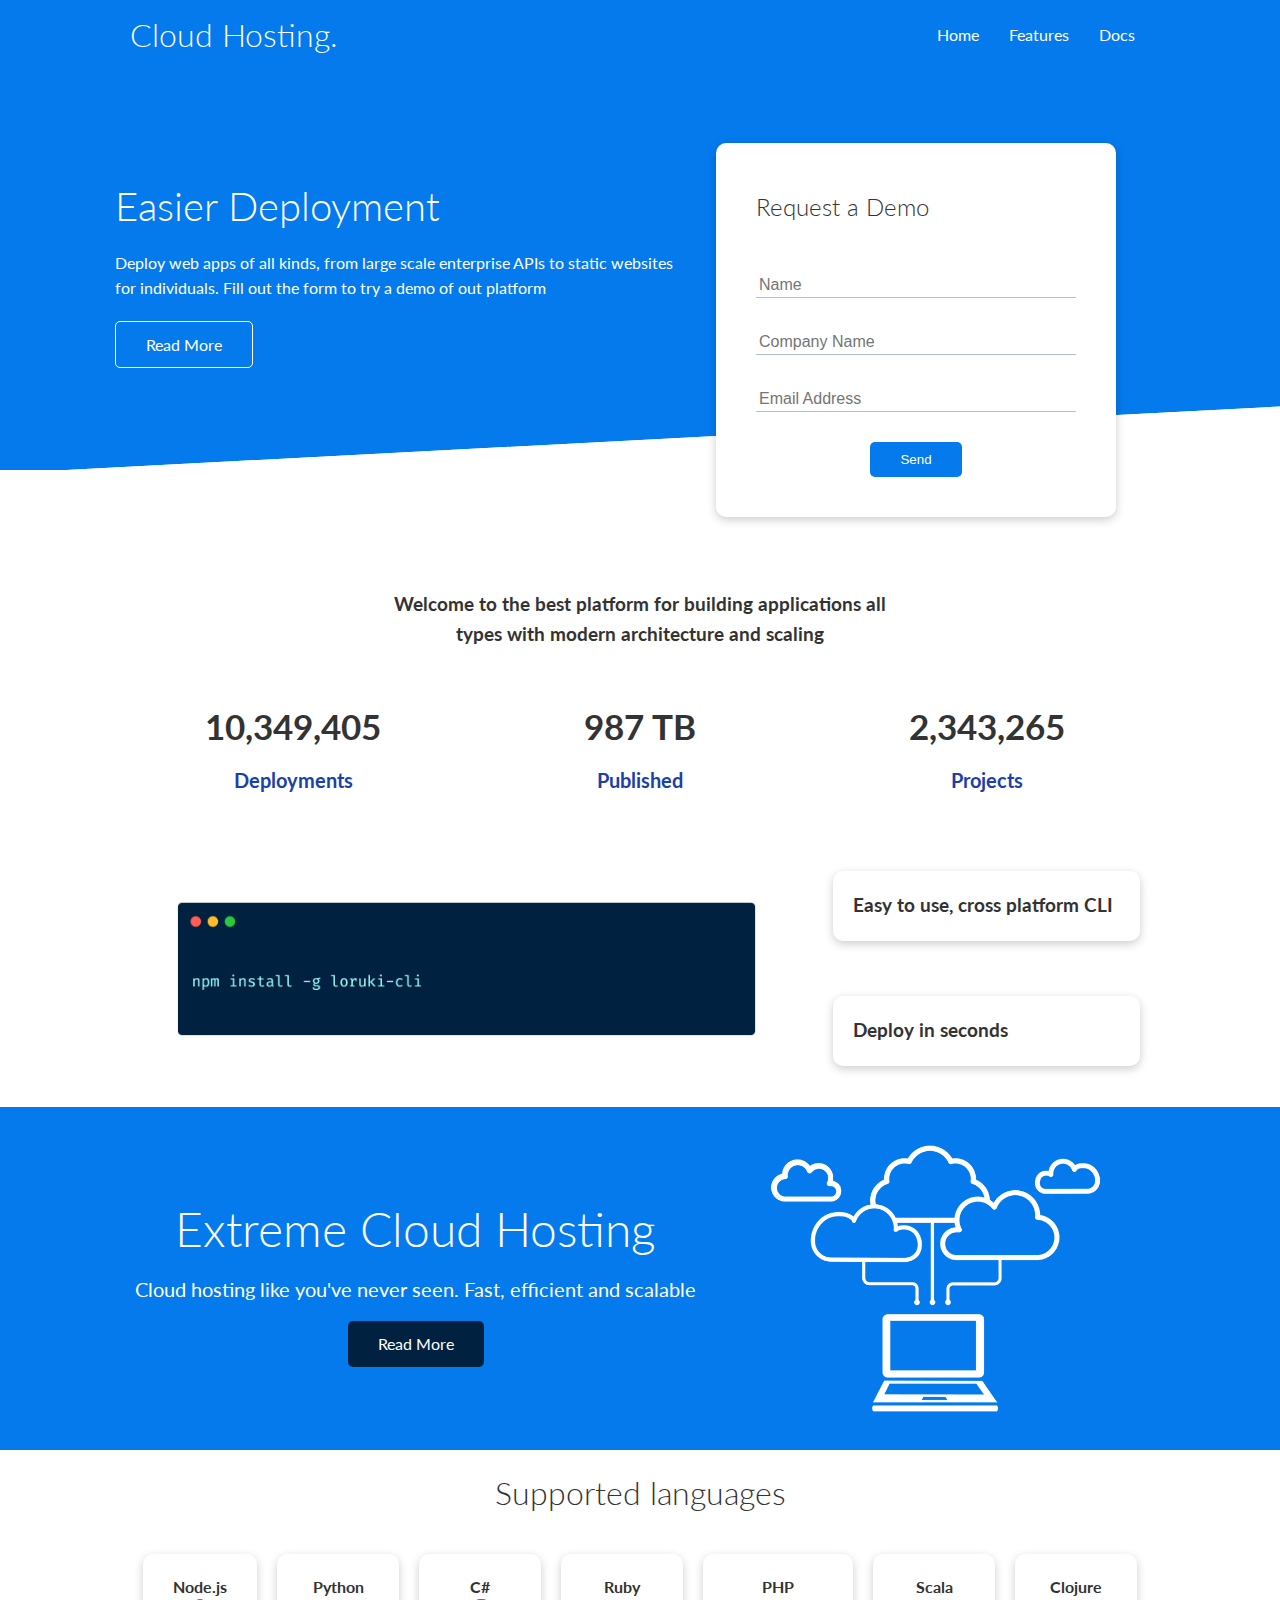
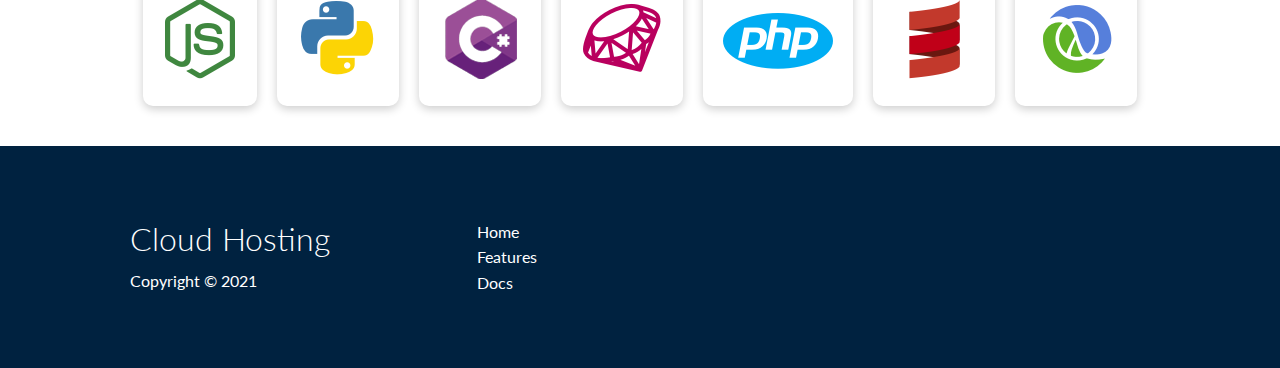
<file: index.html>
<!DOCTYPE html>
<html lang="en">
<head>
    <meta charset="UTF-8">
    <meta http-equiv="X-UA-Compatible" content="IE=edge">
    <meta name="viewport" content="width=device-width, initial-scale=1.0">
    <title>Louki | Cloud Hosting For Everyone</title>
    <link rel="stylesheet" href="https://cdnjs.cloudflare.com/ajax/libs/font-awesome/5.15.3/css/all.min.css" integrity="sha512-iBBXm8fW90+nuLcSKlbmrPcLa0OT92xO1BIsZ+ywDWZCvqsWgccV3gFoRBv0z+8dLJgyAHIhR35VZc2oM/gI1w==" crossorigin="anonymous" />
    <link rel="stylesheet" href="./css/utitilites.css">
    <link rel="stylesheet" href="./css/style.css">

</head>
<body>
    <div class="navbar">
        <div class="container flex">
            <h1 class="logo">Cloud Hosting.</h1>
            <nav>
                <ul>
                    <li><a href="index.html">Home</a></li>
                    <li><a href="features.html">Features</a></li>
                    <li><a href="docs.html">Docs</a></li>
                </ul>
            </nav>
        </div>
    </div>
    <section class="showcase">
        <div class="container grid">
            <div class="showcase-text">
                <h1>Easier Deployment</h1>
                <p>Deploy web apps of all kinds, from 
                  large scale enterprise APIs to static 
                  websites for individuals. Fill out the form 
                to try a demo of out platform
                </p>
                <a href="features.html" class="btn btn-outline">Read More</a>
            </div>
            <div class="showcase-form card">
                <h2>Request a Demo</h2>
                <form name="contact" method="POST" netlify-honeypot="bot-field" 
                data-netlify-recaptcha="true" data-netlify="true">
                    <input type="hidden" name="form-name" value="contact">
                    <p class="hidden">
                        <label>Don’t fill this out if you’re human: <input name="bot-field" /></label>
                      </p>
                    <div class="form-control">
                        <input type="text" name="name" placeholder="Name" required>
                    </div>
                    <div class="form-control">
                        <input type="text" name="company" placeholder="Company Name" required>
                    </div>
                    <div class="form-control">
                        <input type="email" name="email" placeholder="Email Address" required>
                    </div>
                    <div class="rechaptcha">
                        <div data-netlify-recaptcha="true"></div>
                        <input type="submit" value="Send" class="btn btn-primary">
                    </div>
                </form>
            </div>
        </div>
    </section>
    <!-- stats -->
    <section class="stats">
        <div class="container">
            <h3 class="stats-heading text-center my-1">
                Welcome to the best platform for building applications
                all types with modern architecture and scaling
            </h3>
            <div class="grid grid-3 text-center my-4">
                <div>
                    <i class="fas fa-server fa-3x"></i>
                    <h3>10,349,405</h3>
                    <p class="text-secondary">Deployments</p>
                </div>
                <div>
                    <i class="fas fa-upload fa-3x"></i>
                    <h3>987 TB</h3>
                    <p class="text-secondary">Published</p>
                </div>
                <div>
                    <i class="fas fa-project-diagram fa-3x"></i>
                    <h3>2,343,265</h3>
                    <p class="text-secondary">Projects</p>
                </div>
            </div>
        </div>
    </section>
    <!-- cli -->
    <section class="cli">
        <div class="container grid">
            <img src="./images/cli.png" alt="cli">
            <div class="card">
                <h3>Easy to use, cross platform CLI</h3>
            </div>
            <div class="card">
                <h3>Deploy in seconds</h3>
            </div>
        </div>
    </section>
    <!-- cloud -->
    <section class="cloud bg-primary my-2 py-2">
        <div class="container grid">
            <div class="text-center">
                <h2 class="lg">Extreme Cloud Hosting</h2>
                <p class="lead my-1">Cloud hosting like you've never seen.
                    Fast, efficient and scalable
                </p>
                <a href="features.html" class="btn btn-dark">Read More</a>
            </div>
            <img src="./images/cloud.png" alt="">
        </div>
    </section>
    <!-- languages -->
    <section class="languages">
        <h2 class="md text-center my-2">Supported languages</h2>
        <div class="container flex">
            <div class="card">
                <h4>Node.js</h4>
                <img src="./images/logos/node.png" alt="">
            </div>
            <div class="card">
                <h4>Python</h4>
                <img src="./images/logos/python.png" alt="">
            </div>
            <div class="card">
                <h4>C#</h4>
                <img src="./images/logos/csharp.png" alt="">
            </div>
            <div class="card">
                <h4>Ruby</h4>
                <img src="./images/logos/ruby.png" alt="">
            </div>
            <div class="card">
                <h4>PHP</h4>
                <img src="./images/logos/php.png" alt="">
            </div>
            <div class="card">
                <h4>Scala</h4>
                <img src="./images/logos/scala.png" alt="">
            </div>
            <div class="card">
                <h4>Clojure</h4>
                <img src="./images/logos/clojure.png" alt="">
            </div>
        </div>
    </section>
    <!-- footer -->
    <footer class="footer bg-dark py-5">
        <div class="container grid grid-3">
            <div>
                <h1>Cloud Hosting</h1>
                <p>Copyright &copy; 2021</p>
            </div>
            <nav>
                <ul>
                    <li><a href="index.html">Home</a></li>
                    <li><a href="features.html">Features</a></li>
                    <li><a href="docs.html">Docs</a></li>
                </ul>
            </nav>
            <div class="social">
                <a href="#"><i class="fab fa-github fa-2x"></i></a>
                <a href="#"><i class="fab fa-facebook fa-2x"></i></a>
                <a href="#"><i class="fab fa-instagram fa-2x"></i></a>
                <a href="#"><i class="fab fa-twitter fa-2x"></i></a>
            </div>
        </div>
    </footer>
</body>
</html>
</file>
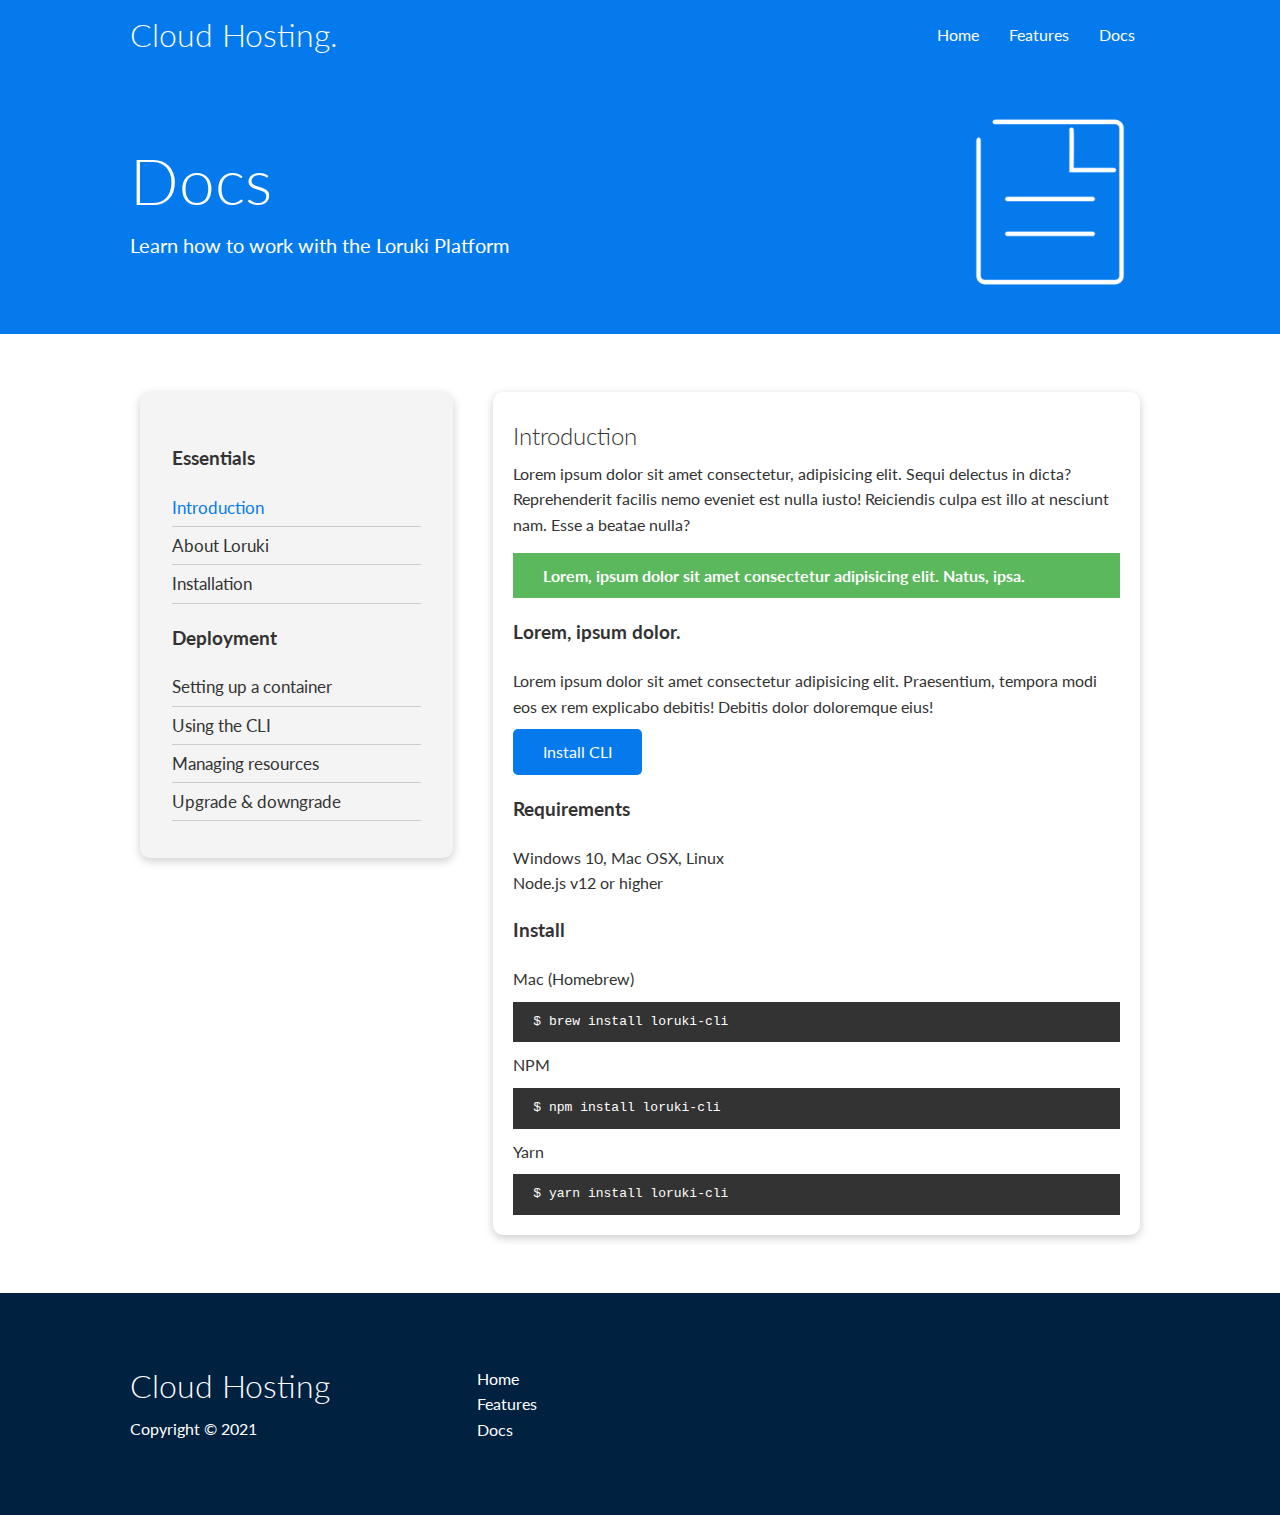
<file: docs.html>
<!DOCTYPE html>
<html lang="en">
<head>
    <meta charset="UTF-8">
    <meta http-equiv="X-UA-Compatible" content="IE=edge">
    <meta name="viewport" content="width=device-width, initial-scale=1.0">
    <title>Louki | Cloud Hosting For Everyone</title>
    <link rel="stylesheet" href="https://cdnjs.cloudflare.com/ajax/libs/font-awesome/5.15.3/css/all.min.css" integrity="sha512-iBBXm8fW90+nuLcSKlbmrPcLa0OT92xO1BIsZ+ywDWZCvqsWgccV3gFoRBv0z+8dLJgyAHIhR35VZc2oM/gI1w==" crossorigin="anonymous" />
    <link rel="stylesheet" href="./css/utitilites.css">
    <link rel="stylesheet" href="./css/style.css">

</head>
<body>
    <div class="navbar">
        <div class="container flex">
            <h1 class="logo">Cloud Hosting.</h1>
            <nav>
                <ul>
                    <li><a href="index.html">Home</a></li>
                    <li><a href="features.html">Features</a></li>
                    <li><a href="docs.html">Docs</a></li>
                </ul>
            </nav>
        </div>
    </div>
    <!-- head -->
    <section class="docs-head bg-primary py-3">
        <div class="container grid">
            <div>
                <h1 class="xl">Docs</h1>
                <p class="lead">Learn how to work with the Loruki Platform
                </p>
            </div>
            <img src="./images/docs.png" alt="">
        </div>
    </section>
    <!-- docs main section -->
    <section class="docs-main my-4">
        <div class="container grid">
            <div class="card bg-light p-3">
                <h3 class="my-2">Essentials</h3>
                <nav>
                    <ul>
                        <li><a href="#" class="text-primary">Introduction</a></li>
                        <li><a href="#">About Loruki</a></li>
                        <li><a href="#">Installation</a></li>
                    </ul>
                </nav>
                <h3 class="my-2">Deployment</h3>
                <nav>
                    <ul>
                        <li><a href="#">Setting up a container</a></li>
                        <li><a href="#">Using the CLI</a></li>
                        <li><a href="#">Managing resources</a></li>
                        <li><a href="#">Upgrade & downgrade</a></li>
                    </ul>
                </nav>
            </div>
            <div class="card">
                <h2>Introduction</h2>
                <p>Lorem ipsum dolor sit amet consectetur, adipisicing elit. Sequi delectus in dicta? Reprehenderit facilis nemo eveniet est nulla iusto! Reiciendis culpa est illo at nesciunt nam. Esse a beatae nulla?</p>
                <div class="alert alert-success">
                    <i class="fas fa-info"></i>Lorem, ipsum dolor sit amet consectetur adipisicing elit. Natus, ipsa.
                </div>
                <h3>Lorem, ipsum dolor.</h3>
                <p>Lorem ipsum dolor sit amet consectetur adipisicing elit. Praesentium, tempora modi eos ex rem explicabo debitis! Debitis dolor doloremque eius!</p>
                <a href="#" class="btn btn-primary">Install CLI</a>
                <h3>Requirements</h3>
                <ul>
                    <li>Windows 10, Mac OSX, Linux</li>
                    <li>Node.js v12 or higher</li>
                </ul>
                <h3>Install</h3>
                <p>Mac (Homebrew)</p>
                <pre><code>$ brew install loruki-cli</code></pre>
                <p>NPM</p>
                <pre><code>$ npm install loruki-cli</code></pre>
                <p>Yarn</p>
                <pre><code>$ yarn install loruki-cli</code></pre>
            </div>
        </div>
    </section>
    
    <!-- footer -->
    <footer class="footer bg-dark py-5">
        <div class="container grid grid-3">
            <div>
                <h1>Cloud Hosting</h1>
                <p>Copyright &copy; 2021</p>
            </div>
            <nav>
                <ul>
                    <li><a href="index.html">Home</a></li>
                    <li><a href="features.html">Features</a></li>
                    <li><a href="docs.html">Docs</a></li>
                </ul>
            </nav>
            <div class="social">
                <a href="#"><i class="fab fa-github fa-2x"></i></a>
                <a href="#"><i class="fab fa-facebook fa-2x"></i></a>
                <a href="#"><i class="fab fa-instagram fa-2x"></i></a>
                <a href="#"><i class="fab fa-twitter fa-2x"></i></a>
            </div>
        </div>
    </footer>
</body>
</html>
</file>
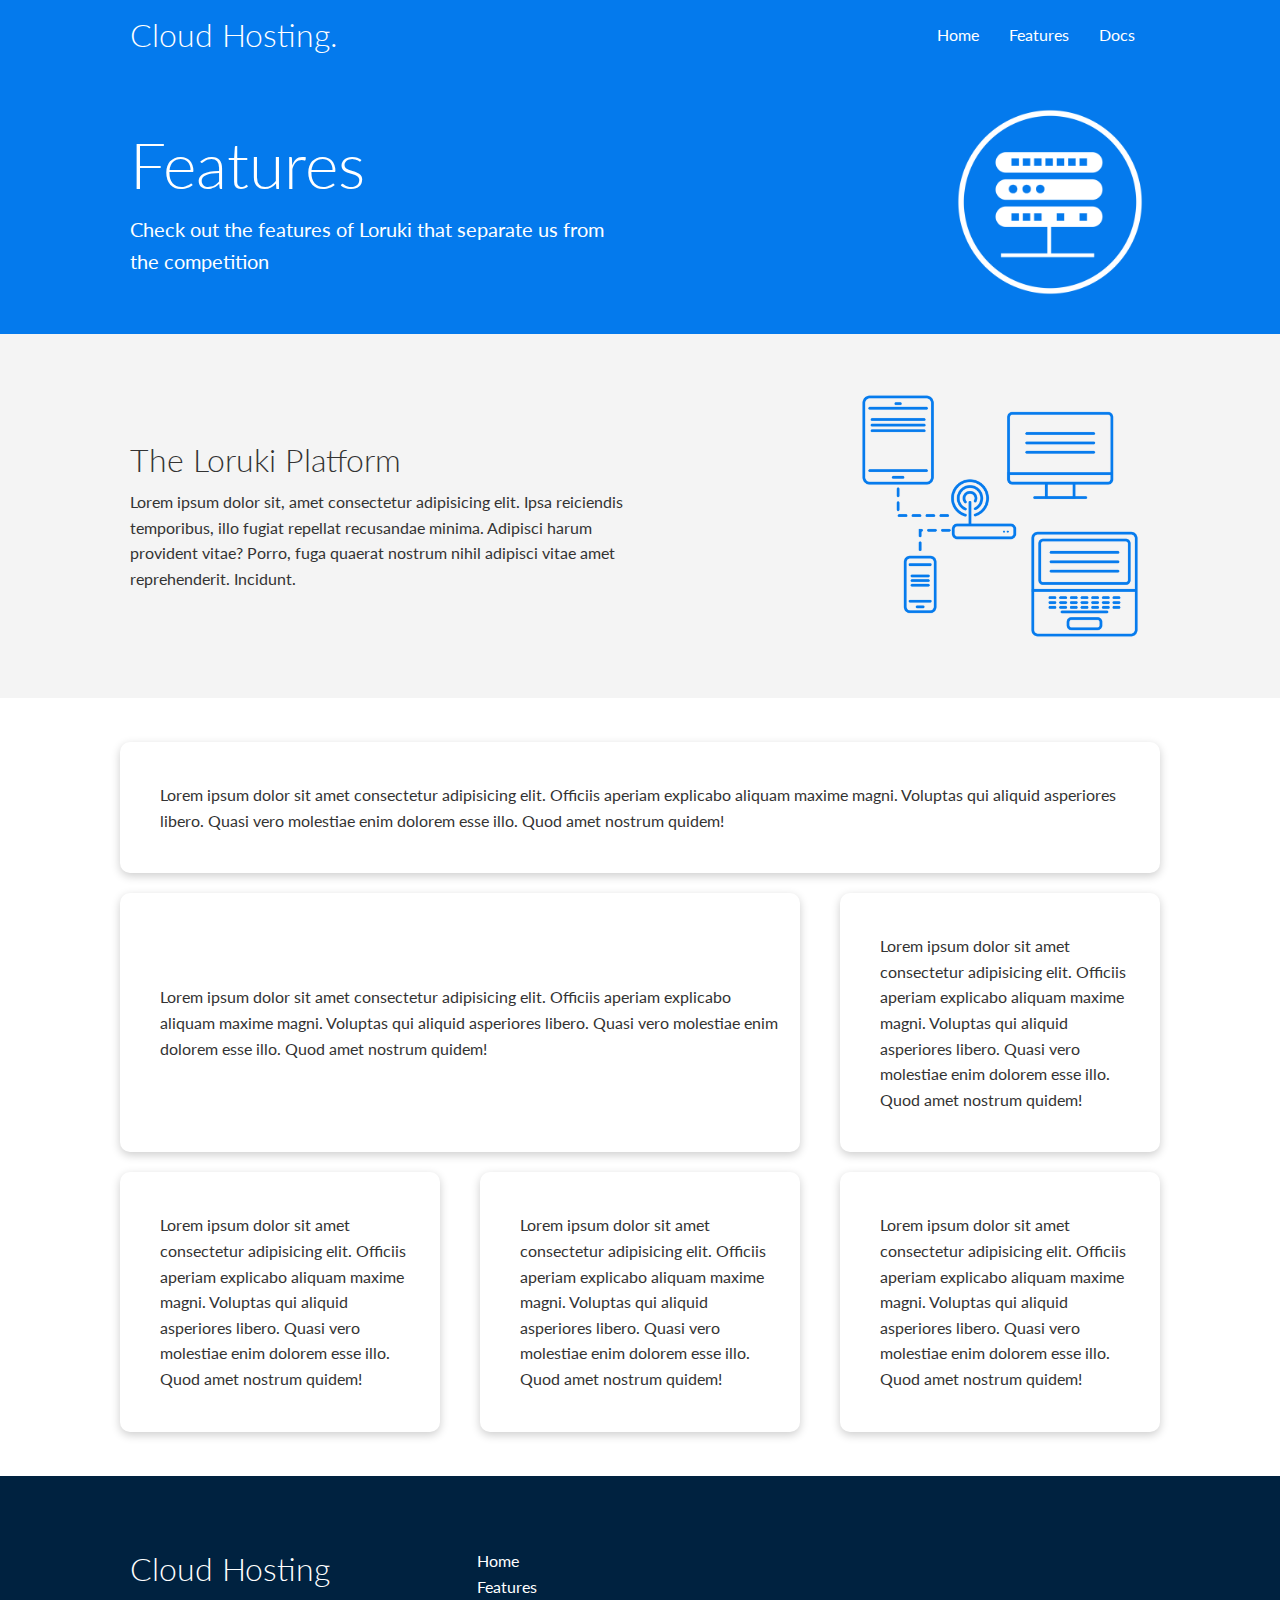
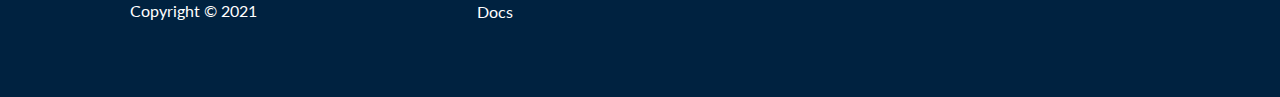
<file: features.html>
<!DOCTYPE html>
<html lang="en">
<head>
    <meta charset="UTF-8">
    <meta http-equiv="X-UA-Compatible" content="IE=edge">
    <meta name="viewport" content="width=device-width, initial-scale=1.0">
    <title>Louki | Cloud Hosting For Everyone</title>
    <link rel="stylesheet" href="https://cdnjs.cloudflare.com/ajax/libs/font-awesome/5.15.3/css/all.min.css" integrity="sha512-iBBXm8fW90+nuLcSKlbmrPcLa0OT92xO1BIsZ+ywDWZCvqsWgccV3gFoRBv0z+8dLJgyAHIhR35VZc2oM/gI1w==" crossorigin="anonymous" />
    <link rel="stylesheet" href="./css/utitilites.css">
    <link rel="stylesheet" href="./css/style.css">

</head>
<body>
    <div class="navbar">
        <div class="container flex">
            <h1 class="logo">Cloud Hosting.</h1>
            <nav>
                <ul>
                    <li><a href="index.html">Home</a></li>
                    <li><a href="features.html">Features</a></li>
                    <li><a href="docs.html">Docs</a></li>
                </ul>
            </nav>
        </div>
    </div>
    <!-- head -->
    <section class="features-head bg-primary py-3">
        <div class="container grid">
            <div>
                <h1 class="xl">Features</h1>
                <p class="lead">Check out the features of Loruki
                    that separate us from the competition
                </p>
            </div>
            <img src="./images/server.png" alt="">
        </div>
    </section>
    <!-- sub head -->
    <section class="features-sub-head bg-light py-3">
        <div class="container grid">
            <div>
                <h1 class="md">The Loruki Platform</h1>
                <p>
                    Lorem ipsum dolor sit, amet consectetur adipisicing elit. Ipsa reiciendis temporibus, illo fugiat repellat recusandae minima. Adipisci harum provident vitae? Porro, fuga quaerat nostrum nihil adipisci vitae amet reprehenderit. Incidunt.
                </p>
            </div>
            <img src="./images/server2.png" alt="">
        </div>
    </section>
    <section class="features-main my-2">
        <div class="container grid grid-3">
            <div class="card flex">
                <i class="fas fa-server fa-3x"></i>
                <p>Lorem ipsum dolor sit amet consectetur adipisicing elit. Officiis aperiam explicabo aliquam maxime magni. Voluptas qui aliquid asperiores libero. Quasi vero molestiae enim dolorem esse illo. Quod amet nostrum quidem!</p>
            </div>
            <div class="card flex">
                <i class="fas fa-network-wired fa-3x"></i>
                <p>Lorem ipsum dolor sit amet consectetur adipisicing elit. Officiis aperiam explicabo aliquam maxime magni. Voluptas qui aliquid asperiores libero. Quasi vero molestiae enim dolorem esse illo. Quod amet nostrum quidem!</p>
            </div>
            <div class="card flex">
                <i class="fas fa-laptop-code fa-3x"></i>
                <p>Lorem ipsum dolor sit amet consectetur adipisicing elit. Officiis aperiam explicabo aliquam maxime magni. Voluptas qui aliquid asperiores libero. Quasi vero molestiae enim dolorem esse illo. Quod amet nostrum quidem!</p>
            </div>
            <div class="card flex">
                <i class="fas fa-database fa-3x"></i>
                <p>Lorem ipsum dolor sit amet consectetur adipisicing elit. Officiis aperiam explicabo aliquam maxime magni. Voluptas qui aliquid asperiores libero. Quasi vero molestiae enim dolorem esse illo. Quod amet nostrum quidem!</p>
            </div>
            <div class="card flex">
                <i class="fas fa-power-off fa-3x"></i>
                <p>Lorem ipsum dolor sit amet consectetur adipisicing elit. Officiis aperiam explicabo aliquam maxime magni. Voluptas qui aliquid asperiores libero. Quasi vero molestiae enim dolorem esse illo. Quod amet nostrum quidem!</p>
            </div>
            <div class="card flex">
                <i class="fas fa-upload fa-3x"></i>
                <p>Lorem ipsum dolor sit amet consectetur adipisicing elit. Officiis aperiam explicabo aliquam maxime magni. Voluptas qui aliquid asperiores libero. Quasi vero molestiae enim dolorem esse illo. Quod amet nostrum quidem!</p>
            </div>
        </div>
    </section>
    <!-- footer -->
    <footer class="footer bg-dark py-5">
        <div class="container grid grid-3">
            <div>
                <h1>Cloud Hosting</h1>
                <p>Copyright &copy; 2021</p>
            </div>
            <nav>
                <ul>
                    <li><a href="index.html">Home</a></li>
                    <li><a href="features.html">Features</a></li>
                    <li><a href="docs.html">Docs</a></li>
                </ul>
            </nav>
            <div class="social">
                <a href="#"><i class="fab fa-github fa-2x"></i></a>
                <a href="#"><i class="fab fa-facebook fa-2x"></i></a>
                <a href="#"><i class="fab fa-instagram fa-2x"></i></a>
                <a href="#"><i class="fab fa-twitter fa-2x"></i></a>
            </div>
        </div>
    </footer>
</body>
</html>
</file>
<file: css/utitilites.css>
/* utitlies */
.container {
  max-width: 1100px;
  margin: 0 auto;
  overflow: auto;
  padding: 0 40px;
}
.card {
  background-color: #fff;
  color: #333;
  border-radius: 10px;
  box-shadow: 0 3px 10px rgba(0, 0, 0, 0.2);
  padding: 20px;
  margin: 10px;
}
.btn {
  display: inline-block;
  padding: 10px 30px;
  cursor: pointer;
  background: var(--primary-color);
  color: #fff;
  border: none;
  border-radius: 5px;
  transition: all 0.5s;
}
.btn-outline {
  background-color: transparent;
  border: 1px #fff solid;
}
.btn:hover {
  transform: scale(0.98);
}
/* backgrounds and buttons colored */
.bg-primary,
.btn-primary {
  background-color: var(--primary-color);
  color: #fff;
}
.bg-secondary,
.btn-secondary {
  background-color: var(--secondary-color);
  color: #fff;
}
.bg-dark,
.btn-dark {
  background-color: var(--dark-color);
  color: #fff;
}
.bg-light,
.btn-light {
  background-color: var(--light-color);
  color: #333;
}
.bg-primary a,
.btn-primary a,
.bg-secondary a,
.btn-secondary a,
.bg-dark a,
.btn-dark a {
  color: #fff;
}

/* text colors */

.text-primary {
  color: var(--primary-color);
}
.text-secondary {
  color: var(--secondary-color);
}
.text-dark {
  color: var(--dark-color);
}
.text-light {
  color: var(--light-color);
}
/* text sizes */
.lead {
  font-size: 20px;
}
.sm {
  font-size: 1rem;
}
.md {
  font-size: 2rem;
}
.lg {
  font-size: 3rem;
}
.xl {
  font-size: 4rem;
}
.text-center {
  text-align: center;
}
/* alert  */
.alert {
  background-color: var(--light-color);
  padding: 10px 20px;
  font-weight: bold;
  margin: 15px 0;
}
.alert i {
  margin-right: 10px;
}
.alert-success {
  background-color: var(--sucess-color);
  color: #fff;
}
.alert-error {
  background-color: var(--danger-color);
}
.flex {
  display: flex;
  justify-content: center;
  align-items: center;
  height: 100%;
}
.grid {
  display: grid;
  grid-template-columns: repeat(2, 1fr);
  grid-gap: 20px;
  justify-content: center;
  align-items: center;
  height: 100%;
}
.grid-3 {
  grid-template-columns: repeat(3, 1fr);
}

.my-1 {
  margin: 1rem 0;
}
.my-2 {
  margin: 1.5rem 0;
}

.my-3 {
  margin: 2rem 0;
}
.my-4 {
  margin: 3rem 0;
}
.my-5 {
  margin: 4rem 0;
}
.m-1 {
  margin: 1rem;
}
.m-2 {
  margin: 1.5rem;
}

.m-3 {
  margin: 2rem;
}
.m-4 {
  margin: 3rem;
}
.m-5 {
  margin: 4rem;
}
/* paddings  */

.py-1 {
  padding: 1rem 0;
}
.py-2 {
  padding: 1.5rem 0;
}

.py-3 {
  padding: 2rem 0;
}
.py-4 {
  padding: 3rem 0;
}
.py-5 {
  padding: 4rem 0;
}

.p-1 {
  padding: 1rem;
}
.p-2 {
  padding: 1.5rem;
}

.p-3 {
  padding: 2rem;
}
.p-4 {
  padding: 3rem;
}
.p-5 {
  padding: 4rem;
}
</file>
<file: css/style.css>
@import url("https://fonts.googleapis.com/css2?family=Lato:wght@300&display=swap");

:root {
  --primary-color: #047aed;
  --secondary-color: #1c3fa8;
  --dark-color: #002240;
  --light-color: #f4f4f4;
  --sucess-color: #5cb85c;
  --danger-color: #d9534f;
}
* {
  box-sizing: border-box;
  -webkit-box-sizing: border-box;
  padding: 0;
  margin: 0;
}
body {
  font-family: "Lato", sans-serif;
  color: #333;
  line-height: 1.6;
  overflow-x: hidden;
}
ul {
  list-style: none;
}
a {
  text-decoration: none;
  color: #333;
}
h1,
h2 {
  font-weight: 300;
  line-height: 1.2;
  margin: 10px 0;
}

p {
  margin: 10px 0;
}

img {
  width: 100%;
}

code,
pre {
  background: #333;
  color: #fff;
  padding: 10px;
}
.hidden {
  visibility: hidden;
  height: 0;
}
/* navbar */

.navbar {
  background-color: var(--primary-color);
  color: #fff;
  height: 70px;
}
.navbar .flex {
  justify-content: space-between;
}

.navbar ul {
  display: flex;
}

.navbar a {
  color: #fff;
  padding: 10px;
  margin: 0 5px;
}

.navbar a:hover {
  border-bottom: 2px #fff solid;
}

/* show case */
.showcase {
  height: 400px;
  background-color: var(--primary-color);
  color: #fff;
  position: relative;
}
.showcase h1 {
  font-size: 40px;
}
.showcase p {
  margin: 20px 0;
}
.showcase .grid {
  overflow: visible;
  grid-template-columns: 55% 45%;
  grid-gap: 30px;
}
.showcase-text {
  animation: slideInFromLeft 1s ease-in;
}
.showcase-form {
  position: relative;
  top: 60px;
  height: auto;
  width: 400px;
  padding: 40px;
  z-index: 100;
  animation: slideInFromRight 1s ease-in;
}
.showcase-form .rechaptcha {
  display: flex;
  flex-direction: column;
  justify-content: space-between;
  align-items: center;
}

.showcase-form .form-control {
  margin: 30px 0;
}
.showcase-form input[type="text"],
.showcase-form input[type="email"] {
  border: 0;
  border-bottom: 1px solid #b4becb;
  width: 100%;
  padding: 3px;
  font-size: 16px;
}
.showcase-form input:focus {
  outline: none;
}

.showcase::before,
.showcase::after {
  content: "";
  position: absolute;
  height: 100px;
  bottom: -70px;
  right: 0;
  left: 0;
  background: #fff;
  transform: skewY(-3deg);
  -webkit-transform: skewY(-3deg);
  -moz-transform: skewY(-3deg);
  -ms-transform: skewY(-3deg);
}

/* stats */
.stats {
  padding-top: 120px;
  animation: slideInFromBottom 1s ease-in;
}

.stats-heading {
  max-width: 500px;
  margin: auto;
}
.stats .grid h3 {
  font-size: 35px;
}
.stats .grid p {
  font-size: 20px;
  font-weight: bold;
}

/* cli  */
.cli .grid {
  grid-template-columns: repeat(3, 1fr);
  grid-template-rows: repeat(2, 1fr);
}
.cli .grid > *:first-child {
  grid-column: 1 / span 2;
  grid-row: 1 / span 2;
}
/* cloud */
.cloud .grid {
  grid-template-columns: 4fr 3fr;
}

/* languages */
.languages .flex {
  flex-wrap: wrap;
}
.languages .card {
  text-align: center;
  margin: 18px 10px 40px;
  transition: transform 0.2s ease-in;
}
.languages .card .h4 {
  font-size: 20px;
  margin-bottom: 10px;
}
.languages .card:hover {
  transform: translateY(-15px);
}
/* features */
.features-head img,
.docs-head img {
  width: 200px;
  justify-self: flex-end;
}
.features-sub-head img {
  width: 300px;
  justify-self: flex-end;
}

.features-main .card > i {
  margin-right: 20px;
}
.features-main .grid {
  padding: 20px;
}
.features-main .grid > *:first-child {
  grid-column: 1 / span 3;
}
.features-main .grid > *:nth-child(2) {
  grid-column: 1 / span 2;
}

/* docs*/
.docs-main h3 {
  margin: 20px 0;
}
.docs-main .grid {
  grid-template-columns: 1fr 2fr;
  align-items: flex-start;
}
.docs-main nav li {
  font-size: 17px;
  padding-bottom: 5px;
  margin-bottom: 5px;
  border-bottom: 1px #ccc solid;
}
.docs-main a:hover {
  font-weight: bold;
}
/* footer */
.footer .social a {
  margin: 0 10px;
}
/* animations */
@keyframes slideInFromLeft {
  0% {
    transform: translateX(-100%);
  }
  100% {
    transform: translateX(0);
  }
}
@keyframes slideInFromRight {
  0% {
    transform: translateX(100%);
  }
  100% {
    transform: translateX(0);
  }
}
@keyframes slideInFromTop {
  0% {
    transform: translateY(-100%);
  }
  100% {
    transform: translateX(0);
  }
}
@keyframes slideInFromBottom {
  0% {
    transform: translateY(100%);
  }
  100% {
    transform: translateX(0);
  }
}

/* Tables and under media queries */
@media (max-width: 768px) {
  .grid,
  .showcase .grid,
  .stats .grid,
  .cli .grid,
  .cloud .grid,
  .features-main .grid,
  .docs-main .grid {
    grid-template-columns: 1fr;
    grid-template-rows: 1fr;
  }
  .showcase {
    height: auto;
  }
  .showcase-text {
    text-align: center;
    margin-top: 40px;
    animation: slideInFromTop 1s ease-in;
  }
  .showcase-form {
    justify-self: center;
    margin: auto;
    animation: slideInFromBottom 1s ease-in;
  }
  .cli .grid > *:first-child {
    grid-column: 1;
    grid-row: 1;
  }
  .features-head,
  .features-sub-head,
  .docs-head {
    text-align: center;
  }
  .features-head img,
  .features-sub-head img,
  .docs-head img {
    justify-self: center;
  }

  .features-main .grid > *:first-child,
  .features-main .grid > *:nth-child(2) {
    grid-column: 1;
  }
}
/* mobile */
@media (max-width: 500px) {
  .navbar {
    height: 110px;
  }
  .navbar .flex {
    flex-direction: column;
  }
  .navbar ul {
    padding: 10px;
    background-color: rgba(0, 0, 0, 0.1);
  }
}
</file>
